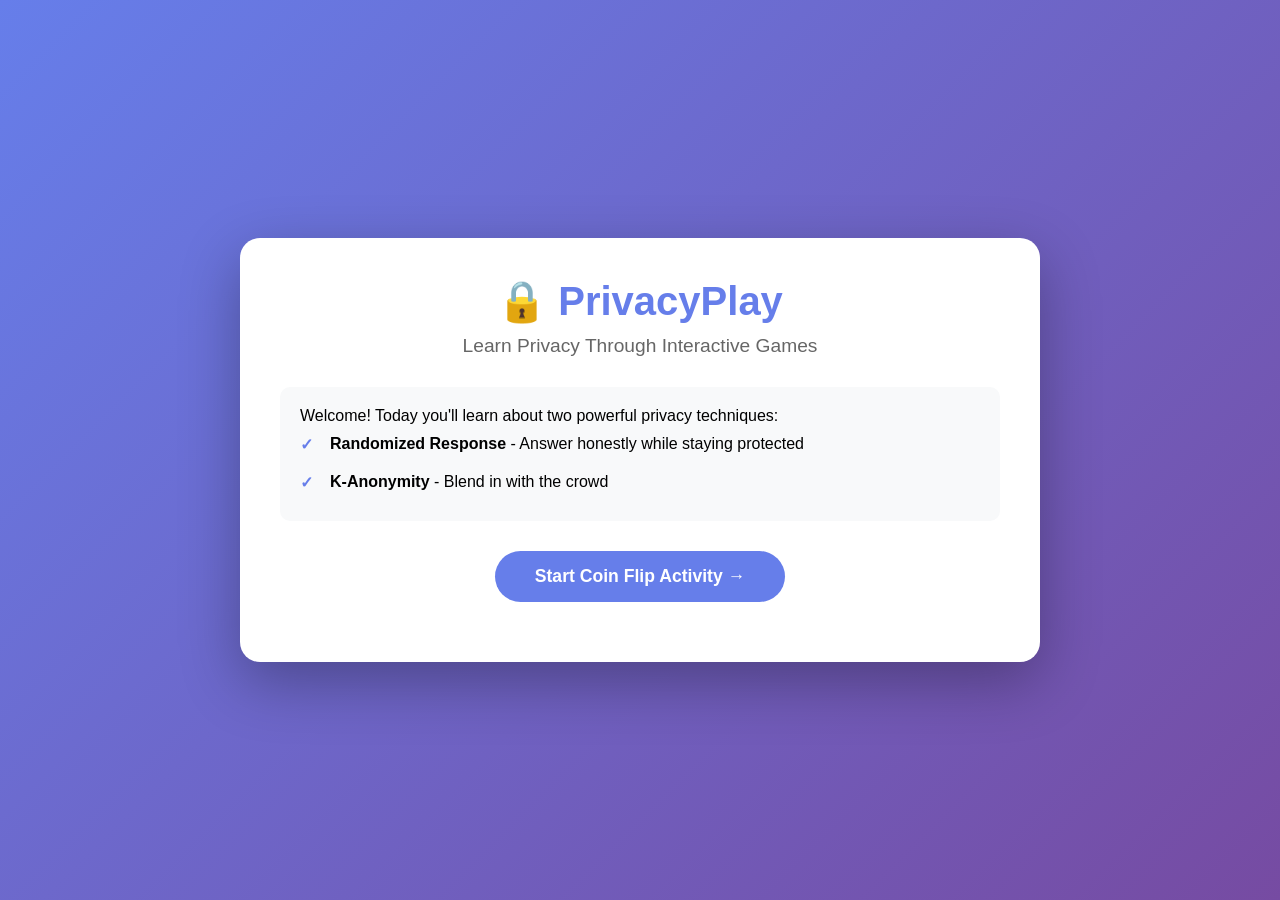
<file: templates/index.html>
<!doctype html>
<html lang="en">
    <head>
        <meta charset="UTF-8" />
        <meta name="viewport" content="width=device-width, initial-scale=1.0" />
        <title>PrivacyPlay</title>
        <link rel="stylesheet" href="/static/style.css" />
    </head>
    <body>
        <div class="container">
            <div class="welcome-box">
                <h1>🔒 PrivacyPlay</h1>
                <p class="subtitle">Learn Privacy Through Interactive Games</p>

                <div class="intro">
                    <p>
                        Welcome! Today you'll learn about two powerful privacy
                        techniques:
                    </p>
                    <ul>
                        <li>
                            <strong>Randomized Response</strong> - Answer
                            honestly while staying protected
                        </li>
                        <li>
                            <strong>K-Anonymity</strong> - Blend in with the
                            crowd
                        </li>
                    </ul>
                </div>

                <button
                    class="btn-primary"
                    onclick="window.location.href='/coin'"
                >
                    Start Coin Flip Activity →
                </button>
            </div>
        </div>
    </body>
</html>
</file>
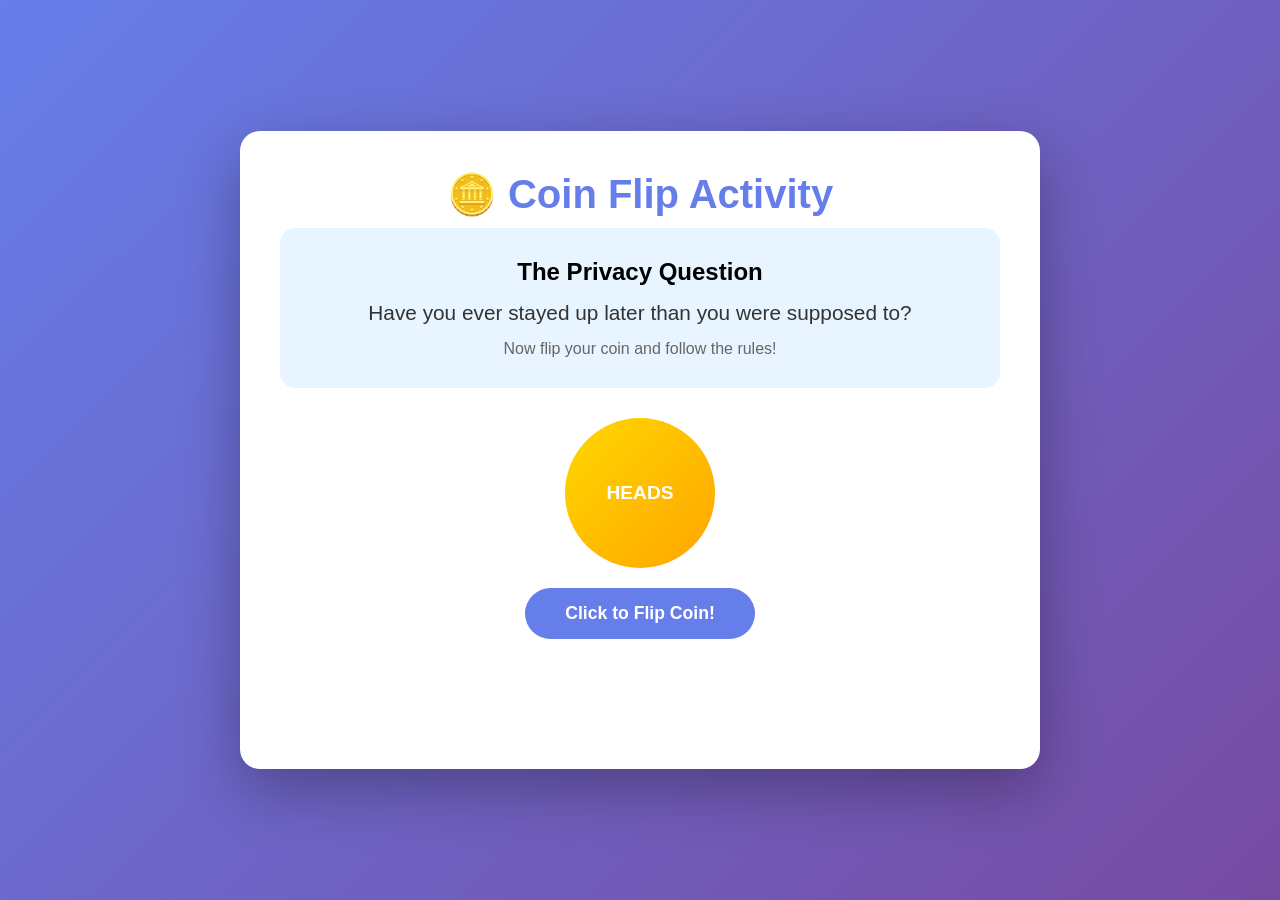
<file: templates/coin.html>
<!doctype html>
<html lang="en">
    <head>
        <meta charset="UTF-8" />
        <meta name="viewport" content="width=device-width, initial-scale=1.0" />
        <title>Coin Flip Activity - PrivacyPlay</title>
        <link rel="stylesheet" href="/static/style.css" />
    </head>
    <body>
        <div class="container">
            <div class="activity-box">
                <h1>🪙 Coin Flip Activity</h1>

                <!-- Question -->
                <div id="question" class="question-box">
                    <h2>The Privacy Question</h2>
                    <p class="question-text">
                        Have you ever stayed up later than you were supposed to?
                    </p>
                    <p class="instructions">
                        Now flip your coin and follow the rules!
                    </p>
                </div>

                <!-- Coin Flip Section -->
                <div id="coin-section" class="coin-section">
                    <div class="coin" id="coin">
                        <div class="coin-face heads">HEADS</div>
                        <div class="coin-face tails">TAILS</div>
                    </div>
                    <button
                        class="btn-primary"
                        id="flip-btn"
                        onclick="flipCoin()"
                    >
                        Click to Flip Coin!
                    </button>
                    <div id="flip-result" class="flip-result"></div>
                </div>

                <!-- Instructions after first flip -->
                <div
                    id="instructions"
                    class="instructions-box"
                    style="display: none"
                >
                    <p id="instruction-text"></p>
                </div>

                <!-- Second flip (if needed) -->
                <div
                    id="second-flip"
                    class="coin-section"
                    style="display: none"
                >
                    <div class="coin" id="coin2">
                        <div class="coin-face heads">HEADS</div>
                        <div class="coin-face tails">TAILS</div>
                    </div>
                    <button class="btn-primary" onclick="flipCoinSecond()">
                        Flip Again!
                    </button>
                    <div id="flip-result2" class="flip-result"></div>
                </div>

                <!-- Answer buttons -->
                <div
                    id="answer-section"
                    class="answer-section"
                    style="display: none"
                >
                    <h3>What's your answer?</h3>
                    <p class="small-text">(Follow what the coin told you!)</p>
                    <div class="button-group">
                        <button
                            class="btn-answer btn-yes"
                            onclick="submitAnswer('yes')"
                        >
                            YES
                        </button>
                        <button
                            class="btn-answer btn-no"
                            onclick="submitAnswer('no')"
                        >
                            NO
                        </button>
                    </div>
                </div>

                <!-- Thank you message -->
                <div id="thank-you" style="display: none">
                    <h2>✅ Thank You!</h2>
                    <p>Your response has been recorded.</p>
                    <p class="highlight">Your individual answer is private!</p>
                </div>
            </div>
        </div>

        <script src="/static/coin.js"></script>
    </body>
</html>
</file>
<file: static/style.css>
/* Reset and base styles */
* {
    margin: 0;
    padding: 0;
    box-sizing: border-box;
}

body {
    font-family: 'Arial', sans-serif;
    background: linear-gradient(135deg, #667eea 0%, #764ba2 100%);
    min-height: 100vh;
    display: flex;
    align-items: center;
    justify-content: center;
    padding: 20px;
}

.container {
    width: 100%;
    max-width: 800px;
}

.welcome-box, .activity-box {
    background: white;
    border-radius: 20px;
    padding: 40px;
    box-shadow: 0 20px 60px rgba(0, 0, 0, 0.3);
}

h1 {
    font-size: 2.5em;
    color: #667eea;
    text-align: center;
    margin-bottom: 10px;
}

.subtitle {
    text-align: center;
    color: #666;
    font-size: 1.2em;
    margin-bottom: 30px;
}

.intro {
    background: #f8f9fa;
    padding: 20px;
    border-radius: 10px;
    margin-bottom: 30px;
}

.intro ul {
    list-style: none;
    padding-left: 0;
}

.intro li {
    padding: 10px 0;
    padding-left: 30px;
    position: relative;
}

.intro li:before {
    content: "✓";
    position: absolute;
    left: 0;
    color: #667eea;
    font-weight: bold;
}

/* Buttons */
.btn-primary {
    background: #667eea;
    color: white;
    border: none;
    padding: 15px 40px;
    font-size: 1.1em;
    border-radius: 50px;
    cursor: pointer;
    transition: all 0.3s;
    display: block;
    margin: 20px auto;
    font-weight: bold;
}

.btn-primary:hover {
    background: #5568d3;
    transform: translateY(-2px);
    box-shadow: 0 5px 15px rgba(102, 126, 234, 0.4);
}

/* Coin styles */
.coin-section {
    text-align: center;
    margin: 30px 0;
}

.coin {
    width: 150px;
    height: 150px;
    margin: 20px auto;
    position: relative;
    transform-style: preserve-3d;
    transition: transform 1s;
}

.coin.flipping {
    animation: flip 1s;
}

@keyframes flip {
    0% { transform: rotateY(0deg); }
    100% { transform: rotateY(1800deg); }
}

.coin-face {
    position: absolute;
    width: 100%;
    height: 100%;
    border-radius: 50%;
    display: flex;
    align-items: center;
    justify-content: center;
    font-size: 1.2em;
    font-weight: bold;
    backface-visibility: hidden;
}

.coin-face.heads {
    background: linear-gradient(135deg, #FFD700, #FFA500);
    color: white;
}

.coin-face.tails {
    background: linear-gradient(135deg, #C0C0C0, #808080);
    color: white;
    transform: rotateY(180deg);
}

.flip-result {
    font-size: 1.5em;
    font-weight: bold;
    margin-top: 20px;
    min-height: 40px;
}

/* Question box */
.question-box {
    background: #e8f4ff;
    padding: 30px;
    border-radius: 15px;
    margin-bottom: 30px;
    text-align: center;
}

.question-text {
    font-size: 1.3em;
    color: #333;
    margin: 15px 0;
    font-weight: 500;
}

.instructions {
    color: #666;
    margin-top: 10px;
}

.instructions-box {
    background: #fff3cd;
    padding: 20px;
    border-radius: 10px;
    margin: 20px 0;
    border-left: 4px solid #ffc107;
}

/* Answer section */
.answer-section {
    text-align: center;
    margin-top: 30px;
}

.button-group {
    display: flex;
    gap: 20px;
    justify-content: center;
    margin-top: 20px;
}

.btn-answer {
    padding: 20px 50px;
    font-size: 1.3em;
    border: none;
    border-radius: 15px;
    cursor: pointer;
    font-weight: bold;
    transition: all 0.3s;
}

.btn-yes {
    background: #28a745;
    color: white;
}

.btn-yes:hover {
    background: #218838;
    transform: scale(1.05);
}

.btn-no {
    background: #dc3545;
    color: white;
}

.btn-no:hover {
    background: #c82333;
    transform: scale(1.05);
}

.small-text {
    color: #666;
    font-size: 0.9em;
    margin-top: 10px;
}

.highlight {
    background: #d4edda;
    padding: 15px;
    border-radius: 8px;
    color: #155724;
    font-weight: bold;
    margin-top: 15px;
}

/* Responsive design */
@media (max-width: 768px) {
    .welcome-box, .activity-box {
        padding: 20px;
    }

    h1 {
        font-size: 2em;
    }

    .button-group {
        flex-direction: column;
    }

    .btn-answer {
        width: 100%;
    }
}
/* ========== RESULTS DASHBOARD ========== */

.dashboard {
    background: white;
    border-radius: 20px;
    padding: 40px;
    box-shadow: 0 20px 60px rgba(0, 0, 0, 0.3);
    max-width: 1200px;
    margin: 0 auto;
}

.stats-grid {
    display: grid;
    grid-template-columns: repeat(auto-fit, minmax(200px, 1fr));
    gap: 20px;
    margin: 30px 0;
}

.stat-card {
    background: linear-gradient(135deg, #667eea 0%, #764ba2 100%);
    padding: 25px;
    border-radius: 15px;
    text-align: center;
    color: white;
    box-shadow: 0 4px 15px rgba(102, 126, 234, 0.3);
    transition: transform 0.3s;
}

.stat-card:hover {
    transform: translateY(-5px);
}

.stat-number {
    font-size: 3em;
    font-weight: bold;
    margin-bottom: 10px;
}

.stat-label {
    font-size: 0.9em;
    opacity: 0.9;
}

.charts-container {
    display: grid;
    grid-template-columns: repeat(auto-fit, minmax(400px, 1fr));
    gap: 30px;
    margin: 40px 0;
}

.chart-box {
    background: #f8f9fa;
    padding: 25px;
    border-radius: 15px;
    border: 2px solid #e9ecef;
}

.chart-box h2 {
    color: #667eea;
    font-size: 1.5em;
    margin-bottom: 10px;
}

.chart-description {
    color: #666;
    font-size: 0.9em;
    margin-bottom: 20px;
}

#reported-chart, #true-chart {
    height: 300px;
    margin: 20px 0;
}

.percentages {
    display: flex;
    gap: 15px;
    justify-content: center;
    margin-top: 20px;
}

.percentage-box {
    padding: 15px 25px;
    border-radius: 10px;
    font-size: 1.2em;
    font-weight: bold;
}

.percentage-box.yes {
    background: #d4edda;
    color: #155724;
}

.percentage-box.no {
    background: #f8d7da;
    color: #721c24;
}

.percent-label {
    margin-right: 10px;
}

.explanation-section {
    background: #fff3cd;
    padding: 30px;
    border-radius: 15px;
    margin: 40px 0;
    border-left: 5px solid #ffc107;
}

.explanation-section h2 {
    color: #856404;
    margin-bottom: 25px;
}

.steps {
    display: grid;
    gap: 20px;
}

.step {
    display: flex;
    gap: 20px;
    background: white;
    padding: 20px;
    border-radius: 10px;
    align-items: center;
    transition: all 0.3s;
    opacity: 0;
    animation: fadeInStep 0.5s forwards;
}

@keyframes fadeInStep {
    to { opacity: 1; }
}

.step:nth-child(1) { animation-delay: 0.1s; }
.step:nth-child(2) { animation-delay: 0.2s; }
.step:nth-child(3) { animation-delay: 0.3s; }
.step:nth-child(4) { animation-delay: 0.4s; }

.step-number {
    background: #667eea;
    color: white;
    width: 50px;
    height: 50px;
    border-radius: 50%;
    display: flex;
    align-items: center;
    justify-content: center;
    font-size: 1.5em;
    font-weight: bold;
    flex-shrink: 0;
}

.step-content h3 {
    color: #667eea;
    margin-bottom: 5px;
}

.highlight-number {
    background: #667eea;
    color: white;
    padding: 2px 10px;
    border-radius: 5px;
    font-weight: bold;
}

.privacy-insight {
    background: #d1ecf1;
    padding: 20px;
    border-radius: 10px;
    margin-top: 25px;
    border-left: 4px solid #17a2b8;
}

.privacy-insight h3 {
    color: #0c5460;
    margin-bottom: 10px;
}

.privacy-insight ul {
    list-style: none;
    padding-left: 0;
}

.privacy-insight li {
    padding: 5px 0;
    color: #0c5460;
}

.actions {
    display: flex;
    gap: 15px;
    justify-content: center;
    margin-top: 30px;
}

.btn-secondary {
    background: #6c757d;
    color: white;
    border: none;
    padding: 15px 40px;
    font-size: 1.1em;
    border-radius: 50px;
    cursor: pointer;
    transition: all 0.3s;
    font-weight: bold;
}

.btn-secondary:hover {
    background: #5a6268;
    transform: translateY(-2px);
}

/* Responsive */
@media (max-width: 768px) {
    .charts-container {
        grid-template-columns: 1fr;
    }

    .actions {
        flex-direction: column;
    }

    .actions button {
        width: 100%;
    }
}
</file>
